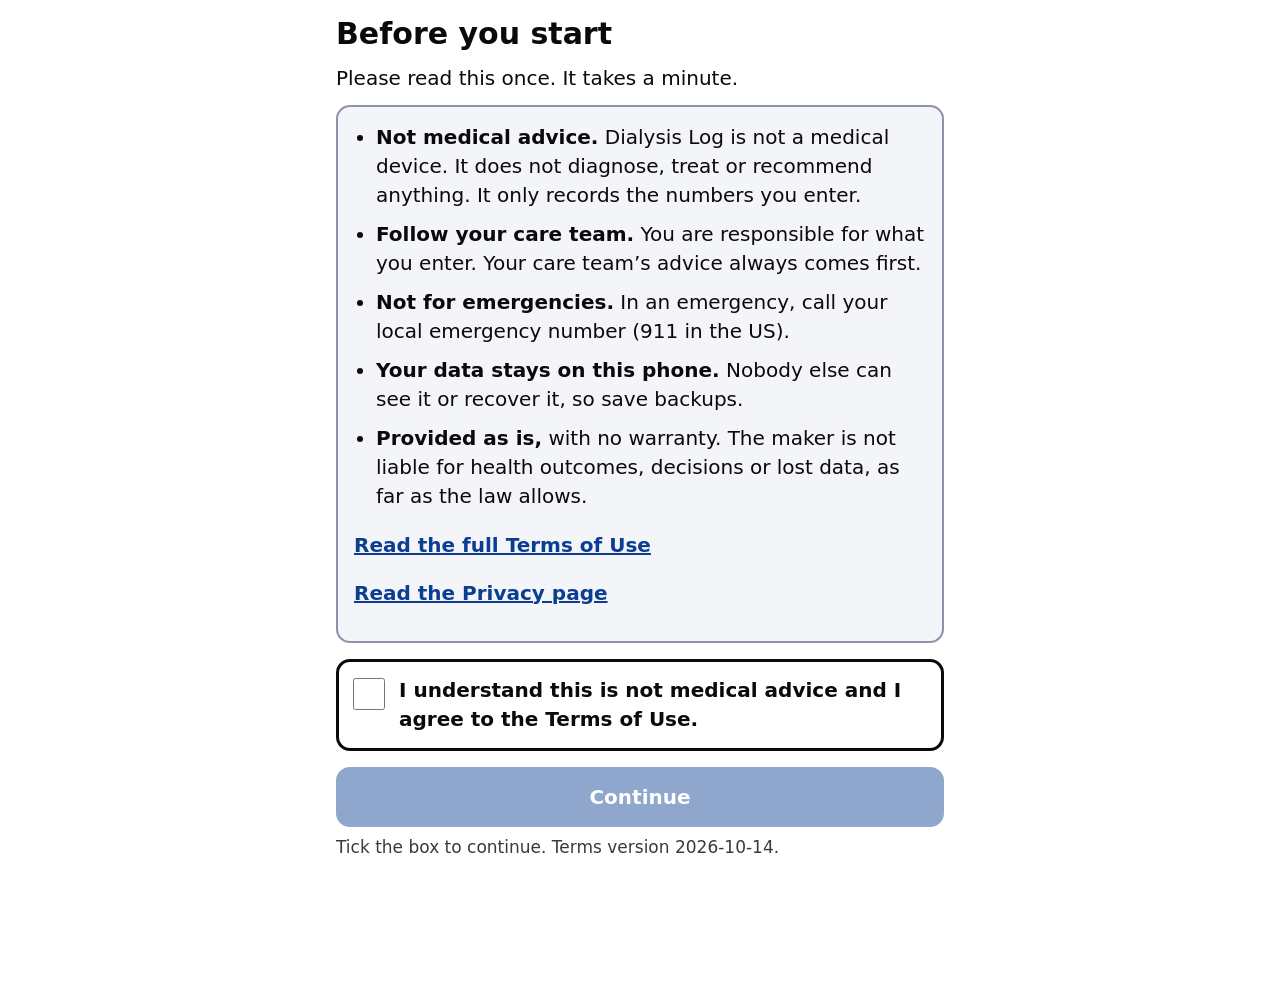
<file: index.html>
<!doctype html>
<html lang="en">
<head>
  <meta charset="utf-8">
  <meta name="google-site-verification" content="C36S3NdxatZGm9oPwU26CWhkYOS4hybE3b0kewSee00" />
  <meta name="viewport" content="width=device-width, initial-scale=1, viewport-fit=cover">
  <title>Dialysis Log – free dialysis & fluid tracker, no account, works offline</title>
  <meta name="description" content="Free, big-button tracker for dialysis sessions (pre/post weight, blood pressure, UF) and daily fluid against the limit your care team gave you. No account, no subscription, works offline, data stays on your phone. Not medical advice.">
  <link rel="canonical" href="https://pocketappstudio.github.io/dialysis/">
  <link rel="alternate" hreflang="en" href="https://pocketappstudio.github.io/dialysis/">
  <link rel="alternate" hreflang="es" href="https://pocketappstudio.github.io/dialysis/?lang=es">
  <link rel="alternate" hreflang="x-default" href="https://pocketappstudio.github.io/dialysis/">
  <meta property="og:type" content="website">
  <meta property="og:site_name" content="Dialysis Log">
  <meta property="og:title" content="Dialysis Log – free dialysis & fluid tracker">
  <meta property="og:description" content="No account. Works offline. Big buttons. Your data stays on your phone. Not medical advice.">
  <meta property="og:url" content="https://pocketappstudio.github.io/dialysis/">
  <meta property="og:image" content="https://pocketappstudio.github.io/dialysis/icons/og-1200x630.png">
  <meta property="og:image:width" content="1200">
  <meta property="og:image:height" content="630">
  <meta property="og:image:alt" content="Dialysis Log: free dialysis and fluid tracker. No account, works offline, big buttons. Not medical advice.">
  <meta name="twitter:card" content="summary_large_image">
  <meta name="twitter:title" content="Dialysis Log – free dialysis & fluid tracker">
  <meta name="twitter:description" content="No account. Works offline. Big buttons. Your data stays on your phone. Not medical advice.">
  <meta name="twitter:image" content="https://pocketappstudio.github.io/dialysis/icons/og-1200x630.png">
  <meta name="theme-color" content="#0B3D91">
  <meta name="apple-mobile-web-app-capable" content="yes">
  <meta name="mobile-web-app-capable" content="yes">
  <meta name="apple-mobile-web-app-title" content="Dialysis Log">
  <meta name="format-detection" content="telephone=no">
  <link rel="manifest" href="manifest.webmanifest">
  <link rel="icon" href="icons/icon.svg" type="image/svg+xml">
  <link rel="icon" href="icons/favicon-32.png" sizes="32x32" type="image/png">
  <link rel="apple-touch-icon" href="icons/apple-touch-icon.png">
  <link rel="stylesheet" href="styles.css">
</head>
<body>
  <a href="#main" class="skip">Skip to content</a>
  <div id="app"><main id="main" class="landing"><h1>Dialysis Log</h1>
<p>A free, simple tracker for people on dialysis and the people who help them. Log sessions (date, weight before and after, blood pressure, UF removed, notes) and drinks against the daily limit <b>you</b> enter.</p>
<ul><li>No account, no sign-up</li><li>Works offline after the first visit</li><li>Big buttons and large text</li><li>Your data stays on your phone; backup and spreadsheet export are free</li><li>No subscription. Optional Pro is a one-time $4.99</li></ul>
<p><b>Not medical advice.</b> It only records the numbers you enter. Always follow your care team.</p>
<p><a href="terms.html">Terms of Use</a> · <a href="privacy.html">Privacy</a> · <a href="log-sheet.html">Printable log sheet</a></p>
<p lang="es"><b>En español:</b> <a href="?lang=es" hreflang="es">Dialysis Log en español</a> · <a href="terms-es.html">Términos de uso</a> · <a href="privacy-es.html">Privacidad</a> · <a href="log-sheet-es.html">Hoja de registro para imprimir</a></p></main></div>
  <div id="sheet-root"></div>
  <div id="toast" role="status" aria-live="polite"></div>
  <noscript><p style="padding:24px;font-size:20px">Dialysis Log needs JavaScript turned on.</p></noscript>
  <script src="config.js"></script>
  <script src="i18n-es.js"></script>
  <script src="vendor/qrcode.js"></script>
  <script src="app.js"></script>
</body>
</html>
</file>
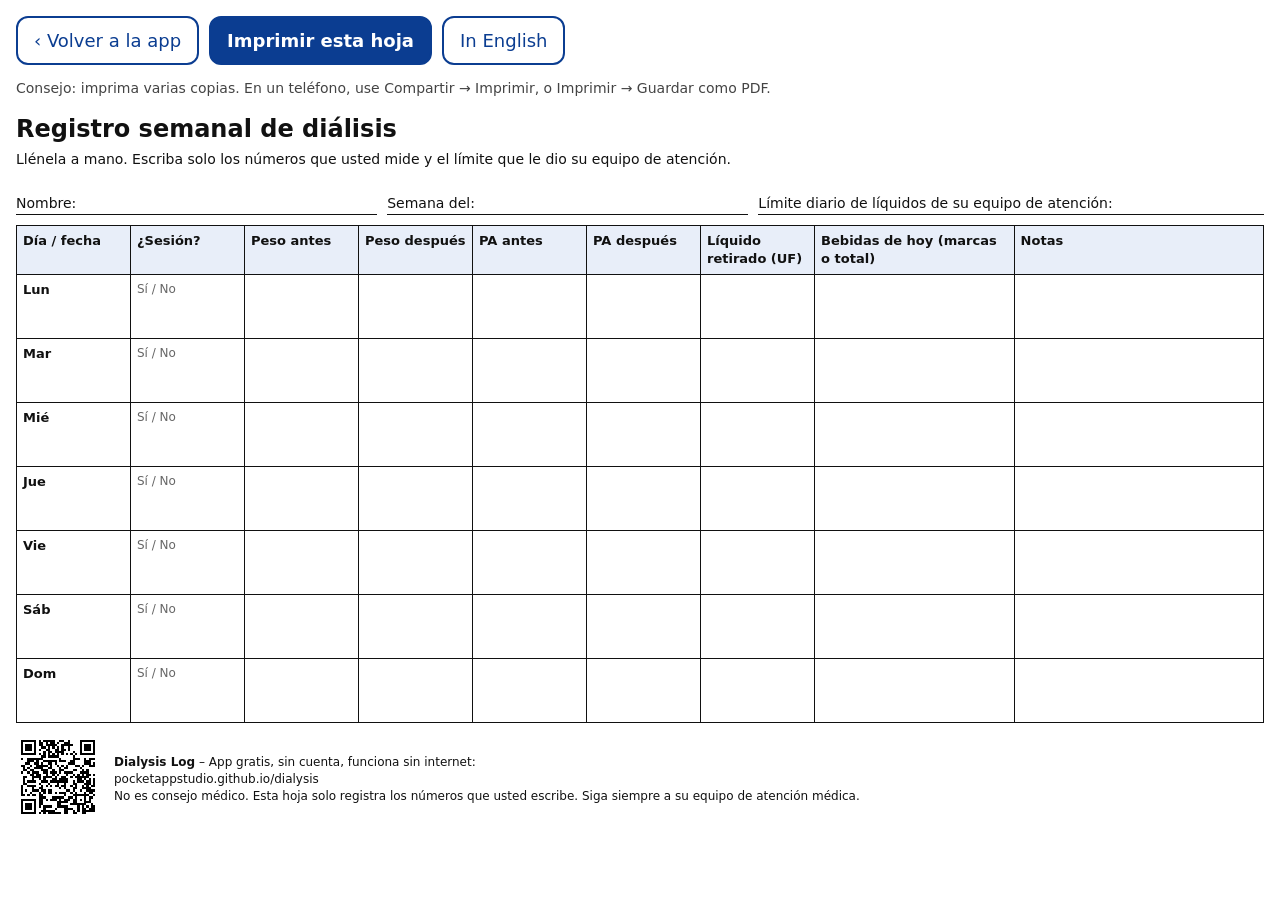
<file: log-sheet-es.html>
<!doctype html>
<html lang="es"><head><meta charset="utf-8"><meta name="viewport" content="width=device-width, initial-scale=1">
<title>Dialysis Log · Hoja semanal de registro para imprimir</title><meta name="description" content="Hoja semanal de registro de diálisis gratis para imprimir: peso antes y después, presión arterial, líquido retirado y bebidas del día. No es consejo médico.">
<link rel="canonical" href="https://pocketappstudio.github.io/dialysis/log-sheet-es.html">
<link rel="alternate" hreflang="en" href="https://pocketappstudio.github.io/dialysis/log-sheet.html"><link rel="alternate" hreflang="es" href="https://pocketappstudio.github.io/dialysis/log-sheet-es.html">
<meta name="theme-color" content="#0B3D91"><link rel="icon" href="icons/icon.svg" type="image/svg+xml">
<style>
*{box-sizing:border-box}body{font:16px/1.4 system-ui,-apple-system,Segoe UI,Roboto,sans-serif;color:#111;background:#fff;margin:0;padding:16px}
.bar{display:flex;flex-wrap:wrap;gap:10px;align-items:center;margin-bottom:12px}.bar a,.bar button{font:inherit;font-size:18px;min-height:48px;padding:10px 16px;border-radius:12px;border:2px solid #0B3D91;color:#0B3D91;background:#fff;text-decoration:none;cursor:pointer}.bar button{background:#0B3D91;color:#fff;font-weight:700}
h1{font-size:24px;margin:0 0 4px}.sub{margin:0 0 10px;font-size:14px}
.meta{display:grid;grid-template-columns:1fr 1fr 1.4fr;gap:10px;margin-bottom:10px;font-size:14px}.meta div{border-bottom:1.5px solid #111;padding-top:14px}
.wrap{overflow-x:auto}table{border-collapse:collapse;width:100%;min-width:760px;table-layout:fixed}th,td{border:1.5px solid #111;padding:6px;font-size:13px;vertical-align:top}thead th{background:#E8EEF9;text-align:left}
tbody th{text-align:left;width:9%}tbody td,tbody th{height:64px}td.yn{color:#666;font-size:12px;width:7%}th.notes{width:20%}th.drinks{width:16%}
.foot{display:flex;gap:14px;align-items:center;margin-top:12px;font-size:12px}.foot svg{width:84px;height:84px;flex:none}.tip{font-size:14px;color:#444}
a{color:#0B3D91}
@media print{@page{size:landscape;margin:10mm}body{padding:0}.noprint{display:none!important}.wrap{overflow:visible}table{min-width:0}thead th{-webkit-print-color-adjust:exact;print-color-adjust:exact}}
</style></head><body>
<div class="bar noprint"><a href="./">‹ Volver a la app</a><button type="button" id="print-btn" onclick="window.print()">Imprimir esta hoja</button><a href="log-sheet.html" lang="en" hreflang="en">In English</a></div>
<p class="tip noprint">Consejo: imprima varias copias. En un teléfono, use Compartir → Imprimir, o Imprimir → Guardar como PDF.</p>
<main id="sheet"><h1>Registro semanal de diálisis</h1><p class="sub">Llénela a mano. Escriba solo los números que usted mide y el límite que le dio su equipo de atención.</p>
<div class="meta"><div>Nombre:</div><div>Semana del:</div><div>Límite diario de líquidos de su equipo de atención:</div></div>
<div class="wrap"><table id="log-table"><thead><tr><th scope="col">Día / fecha</th><th scope="col">¿Sesión?</th><th scope="col">Peso antes</th><th scope="col">Peso después</th><th scope="col">PA antes</th><th scope="col">PA después</th><th scope="col">Líquido retirado (UF)</th><th scope="col" class="drinks">Bebidas de hoy (marcas o total)</th><th scope="col" class="notes">Notas</th></tr></thead><tbody><tr><th scope="row">Lun<span class="d"></span></th><td class="yn">Sí / No</td><td></td><td></td><td></td><td></td><td></td><td></td><td></td></tr><tr><th scope="row">Mar<span class="d"></span></th><td class="yn">Sí / No</td><td></td><td></td><td></td><td></td><td></td><td></td><td></td></tr><tr><th scope="row">Mié<span class="d"></span></th><td class="yn">Sí / No</td><td></td><td></td><td></td><td></td><td></td><td></td><td></td></tr><tr><th scope="row">Jue<span class="d"></span></th><td class="yn">Sí / No</td><td></td><td></td><td></td><td></td><td></td><td></td><td></td></tr><tr><th scope="row">Vie<span class="d"></span></th><td class="yn">Sí / No</td><td></td><td></td><td></td><td></td><td></td><td></td><td></td></tr><tr><th scope="row">Sáb<span class="d"></span></th><td class="yn">Sí / No</td><td></td><td></td><td></td><td></td><td></td><td></td><td></td></tr><tr><th scope="row">Dom<span class="d"></span></th><td class="yn">Sí / No</td><td></td><td></td><td></td><td></td><td></td><td></td><td></td></tr></tbody></table></div>
<div class="foot"><div id="qr" aria-label="Código QR que abre Dialysis Log" role="img"></div><div><b>Dialysis Log</b> – App gratis, sin cuenta, funciona sin internet:<br><span id="app-link">pocketappstudio.github.io/dialysis</span><br>No es consejo médico. Esta hoja solo registra los números que usted escribe. Siga siempre a su equipo de atención médica.</div></div>
</main>
<script src="vendor/qrcode.js"></script>
<script>(function(){try{var q=qrcode(0,'M');q.addData('https://pocketappstudio.github.io/dialysis/?ref=print');q.make();var n=q.getModuleCount(),m=2,d='';for(var r=0;r<n;r++)for(var c=0;c<n;c++)if(q.isDark(r,c))d+='M'+(c+m)+' '+(r+m)+'h1v1h-1z';document.getElementById('qr').innerHTML='<svg viewBox="0 0 '+(n+2*m)+' '+(n+2*m)+'" shape-rendering="crispEdges"><rect width="100%" height="100%" fill="#fff"/><path d="'+d+'" fill="#000"/></svg>';}catch(e){}
if('serviceWorker' in navigator&&location.protocol!=='file:')navigator.serviceWorker.register('sw.js').catch(function(){});})();</script>
</body></html>
</file>
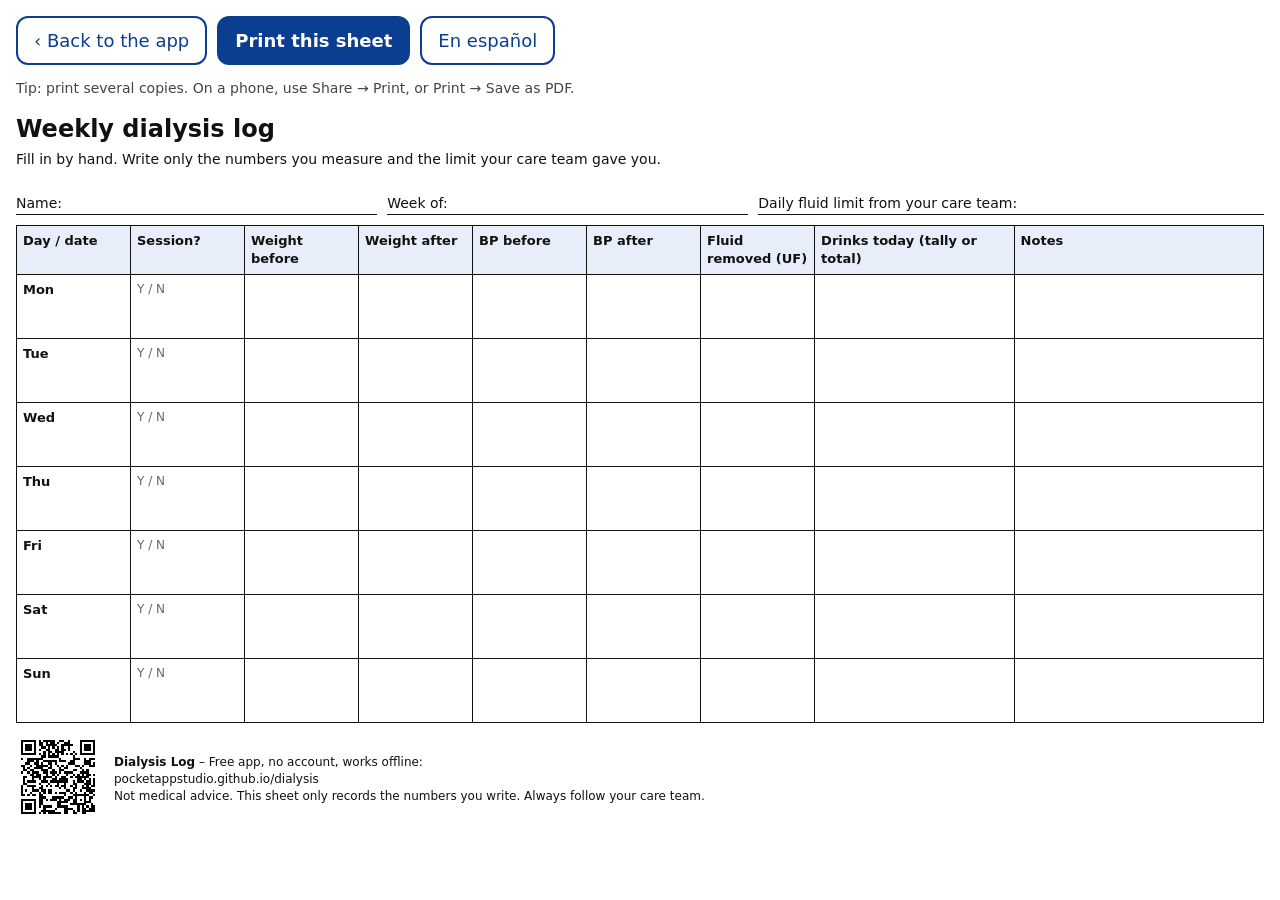
<file: log-sheet.html>
<!doctype html>
<html lang="en"><head><meta charset="utf-8"><meta name="viewport" content="width=device-width, initial-scale=1">
<title>Dialysis Log · Printable weekly log sheet</title><meta name="description" content="Free printable weekly dialysis log sheet: weight before and after, blood pressure, fluid removed and daily drinks. Not medical advice.">
<link rel="canonical" href="https://pocketappstudio.github.io/dialysis/log-sheet.html">
<link rel="alternate" hreflang="en" href="https://pocketappstudio.github.io/dialysis/log-sheet.html"><link rel="alternate" hreflang="es" href="https://pocketappstudio.github.io/dialysis/log-sheet-es.html">
<meta name="theme-color" content="#0B3D91"><link rel="icon" href="icons/icon.svg" type="image/svg+xml">
<style>
*{box-sizing:border-box}body{font:16px/1.4 system-ui,-apple-system,Segoe UI,Roboto,sans-serif;color:#111;background:#fff;margin:0;padding:16px}
.bar{display:flex;flex-wrap:wrap;gap:10px;align-items:center;margin-bottom:12px}.bar a,.bar button{font:inherit;font-size:18px;min-height:48px;padding:10px 16px;border-radius:12px;border:2px solid #0B3D91;color:#0B3D91;background:#fff;text-decoration:none;cursor:pointer}.bar button{background:#0B3D91;color:#fff;font-weight:700}
h1{font-size:24px;margin:0 0 4px}.sub{margin:0 0 10px;font-size:14px}
.meta{display:grid;grid-template-columns:1fr 1fr 1.4fr;gap:10px;margin-bottom:10px;font-size:14px}.meta div{border-bottom:1.5px solid #111;padding-top:14px}
.wrap{overflow-x:auto}table{border-collapse:collapse;width:100%;min-width:760px;table-layout:fixed}th,td{border:1.5px solid #111;padding:6px;font-size:13px;vertical-align:top}thead th{background:#E8EEF9;text-align:left}
tbody th{text-align:left;width:9%}tbody td,tbody th{height:64px}td.yn{color:#666;font-size:12px;width:7%}th.notes{width:20%}th.drinks{width:16%}
.foot{display:flex;gap:14px;align-items:center;margin-top:12px;font-size:12px}.foot svg{width:84px;height:84px;flex:none}.tip{font-size:14px;color:#444}
a{color:#0B3D91}
@media print{@page{size:landscape;margin:10mm}body{padding:0}.noprint{display:none!important}.wrap{overflow:visible}table{min-width:0}thead th{-webkit-print-color-adjust:exact;print-color-adjust:exact}}
</style></head><body>
<div class="bar noprint"><a href="./">‹ Back to the app</a><button type="button" id="print-btn" onclick="window.print()">Print this sheet</button><a href="log-sheet-es.html" lang="es" hreflang="es">En español</a></div>
<p class="tip noprint">Tip: print several copies. On a phone, use Share → Print, or Print → Save as PDF.</p>
<main id="sheet"><h1>Weekly dialysis log</h1><p class="sub">Fill in by hand. Write only the numbers you measure and the limit your care team gave you.</p>
<div class="meta"><div>Name:</div><div>Week of:</div><div>Daily fluid limit from your care team:</div></div>
<div class="wrap"><table id="log-table"><thead><tr><th scope="col">Day / date</th><th scope="col">Session?</th><th scope="col">Weight before</th><th scope="col">Weight after</th><th scope="col">BP before</th><th scope="col">BP after</th><th scope="col">Fluid removed (UF)</th><th scope="col" class="drinks">Drinks today (tally or total)</th><th scope="col" class="notes">Notes</th></tr></thead><tbody><tr><th scope="row">Mon<span class="d"></span></th><td class="yn">Y / N</td><td></td><td></td><td></td><td></td><td></td><td></td><td></td></tr><tr><th scope="row">Tue<span class="d"></span></th><td class="yn">Y / N</td><td></td><td></td><td></td><td></td><td></td><td></td><td></td></tr><tr><th scope="row">Wed<span class="d"></span></th><td class="yn">Y / N</td><td></td><td></td><td></td><td></td><td></td><td></td><td></td></tr><tr><th scope="row">Thu<span class="d"></span></th><td class="yn">Y / N</td><td></td><td></td><td></td><td></td><td></td><td></td><td></td></tr><tr><th scope="row">Fri<span class="d"></span></th><td class="yn">Y / N</td><td></td><td></td><td></td><td></td><td></td><td></td><td></td></tr><tr><th scope="row">Sat<span class="d"></span></th><td class="yn">Y / N</td><td></td><td></td><td></td><td></td><td></td><td></td><td></td></tr><tr><th scope="row">Sun<span class="d"></span></th><td class="yn">Y / N</td><td></td><td></td><td></td><td></td><td></td><td></td><td></td></tr></tbody></table></div>
<div class="foot"><div id="qr" aria-label="QR code that opens Dialysis Log" role="img"></div><div><b>Dialysis Log</b> – Free app, no account, works offline:<br><span id="app-link">pocketappstudio.github.io/dialysis</span><br>Not medical advice. This sheet only records the numbers you write. Always follow your care team.</div></div>
</main>
<script src="vendor/qrcode.js"></script>
<script>(function(){try{var q=qrcode(0,'M');q.addData('https://pocketappstudio.github.io/dialysis/?ref=print');q.make();var n=q.getModuleCount(),m=2,d='';for(var r=0;r<n;r++)for(var c=0;c<n;c++)if(q.isDark(r,c))d+='M'+(c+m)+' '+(r+m)+'h1v1h-1z';document.getElementById('qr').innerHTML='<svg viewBox="0 0 '+(n+2*m)+' '+(n+2*m)+'" shape-rendering="crispEdges"><rect width="100%" height="100%" fill="#fff"/><path d="'+d+'" fill="#000"/></svg>';}catch(e){}
if('serviceWorker' in navigator&&location.protocol!=='file:')navigator.serviceWorker.register('sw.js').catch(function(){});})();</script>
</body></html>
</file>
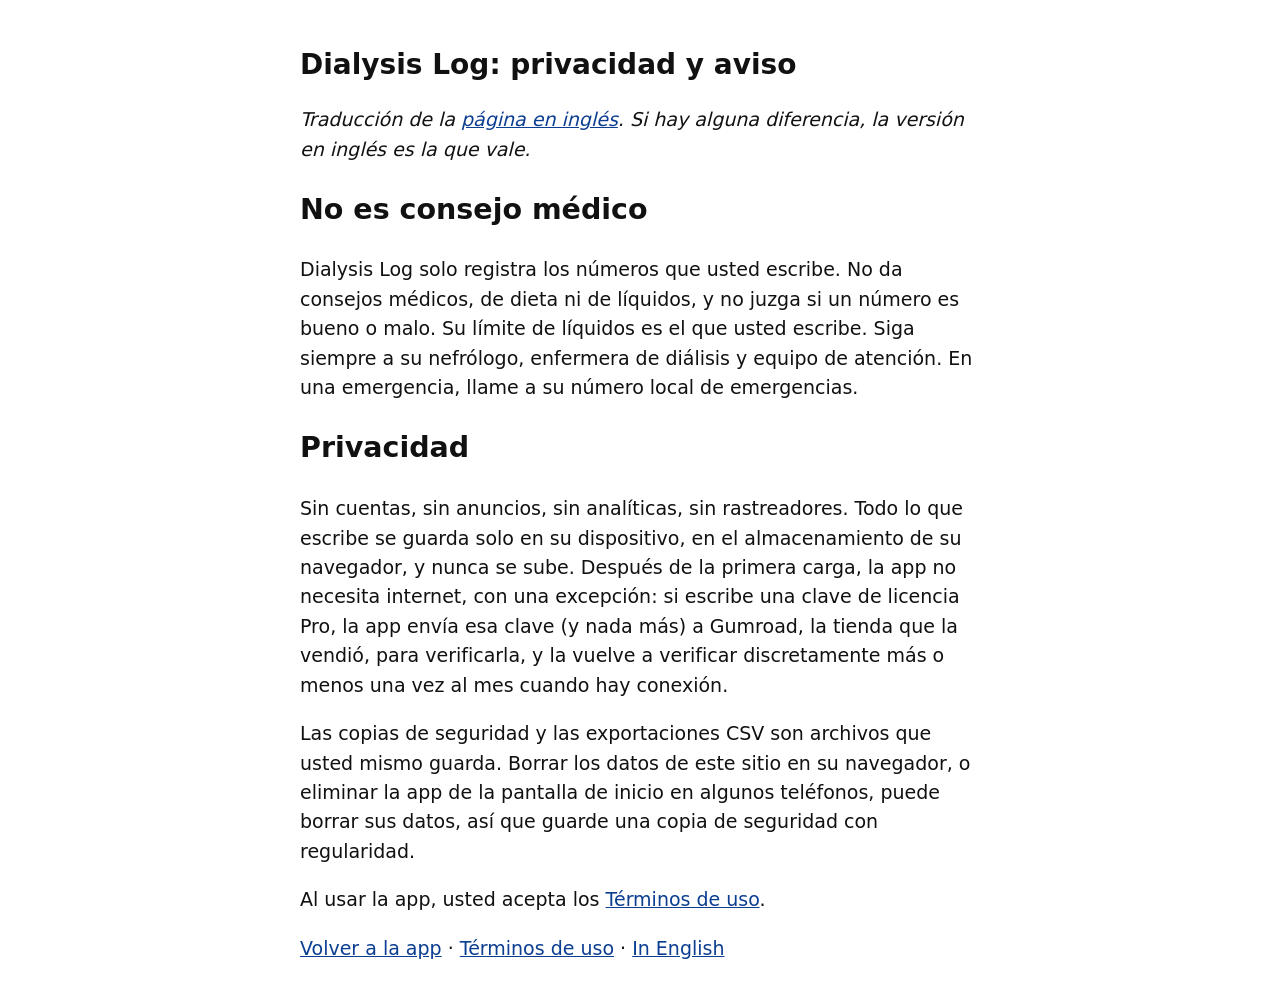
<file: privacy-es.html>
<!doctype html><html lang="es"><head><meta charset="utf-8"><meta name="viewport" content="width=device-width, initial-scale=1"><title>Dialysis Log · Privacidad y aviso</title>
<link rel="alternate" hreflang="es" href="https://pocketappstudio.github.io/dialysis/privacy.html"><link rel="alternate" hreflang="es" href="https://pocketappstudio.github.io/dialysis/privacy-es.html">
<style>body{font:19px/1.55 system-ui,-apple-system,Segoe UI,Roboto,sans-serif;color:#111;max-width:680px;margin:0 auto;padding:24px}h1{font-size:28px}a{color:#0B3D91}</style></head>
<body><h1>Dialysis Log: privacidad y aviso</h1>
<p><i>Traducción de la <a href="privacy.html" lang="en" hreflang="en">página en inglés</a>. Si hay alguna diferencia, la versión en inglés es la que vale.</i></p>
<h2>No es consejo médico</h2>
<p>Dialysis Log solo registra los números que usted escribe. No da consejos médicos, de dieta ni de líquidos, y no juzga si un número es bueno o malo. Su límite de líquidos es el que usted escribe. Siga siempre a su nefrólogo, enfermera de diálisis y equipo de atención. En una emergencia, llame a su número local de emergencias.</p>
<h2>Privacidad</h2>
<p>Sin cuentas, sin anuncios, sin analíticas, sin rastreadores. Todo lo que escribe se guarda solo en su dispositivo, en el almacenamiento de su navegador, y nunca se sube. Después de la primera carga, la app no necesita internet, con una excepción: si escribe una clave de licencia Pro, la app envía esa clave (y nada más) a Gumroad, la tienda que la vendió, para verificarla, y la vuelve a verificar discretamente más o menos una vez al mes cuando hay conexión.</p>
<p>Las copias de seguridad y las exportaciones CSV son archivos que usted mismo guarda. Borrar los datos de este sitio en su navegador, o eliminar la app de la pantalla de inicio en algunos teléfonos, puede borrar sus datos, así que guarde una copia de seguridad con regularidad.</p>
<p>Al usar la app, usted acepta los <a href="terms-es.html">Términos de uso</a>.</p>
<p><a href="./">Volver a la app</a> · <a href="terms-es.html">Términos de uso</a> · <a href="privacy.html" lang="en" hreflang="en">In English</a></p></body></html>
</file>
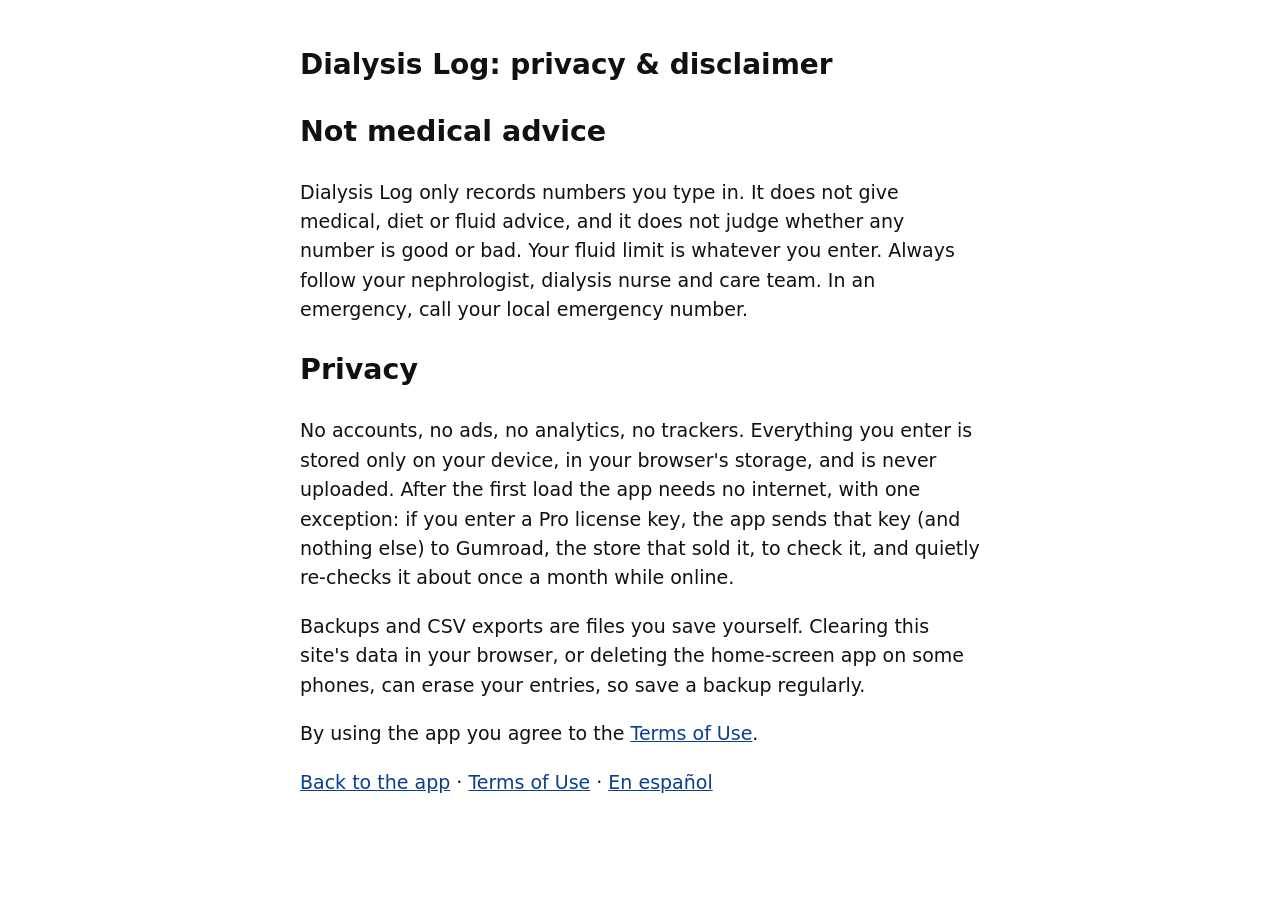
<file: privacy.html>
<!doctype html><html lang="en"><head><meta charset="utf-8"><meta name="viewport" content="width=device-width, initial-scale=1"><title>Dialysis Log · Privacy & disclaimer</title>
<link rel="alternate" hreflang="en" href="https://pocketappstudio.github.io/dialysis/privacy.html"><link rel="alternate" hreflang="es" href="https://pocketappstudio.github.io/dialysis/privacy-es.html">
<style>body{font:19px/1.55 system-ui,-apple-system,Segoe UI,Roboto,sans-serif;color:#111;max-width:680px;margin:0 auto;padding:24px}h1{font-size:28px}a{color:#0B3D91}</style></head>
<body><h1>Dialysis Log: privacy &amp; disclaimer</h1>
<h2>Not medical advice</h2>
<p>Dialysis Log only records numbers you type in. It does not give medical, diet or fluid advice, and it does not judge whether any number is good or bad. Your fluid limit is whatever you enter. Always follow your nephrologist, dialysis nurse and care team. In an emergency, call your local emergency number.</p>
<h2>Privacy</h2>
<p>No accounts, no ads, no analytics, no trackers. Everything you enter is stored only on your device, in your browser's storage, and is never uploaded. After the first load the app needs no internet, with one exception: if you enter a Pro license key, the app sends that key (and nothing else) to Gumroad, the store that sold it, to check it, and quietly re-checks it about once a month while online.</p>
<p>Backups and CSV exports are files you save yourself. Clearing this site's data in your browser, or deleting the home-screen app on some phones, can erase your entries, so save a backup regularly.</p>
<p>By using the app you agree to the <a href="terms.html">Terms of Use</a>.</p>
<p><a href="./">Back to the app</a> · <a href="terms.html">Terms of Use</a> · <a href="privacy-es.html" lang="es" hreflang="es">En español</a></p></body></html>
</file>
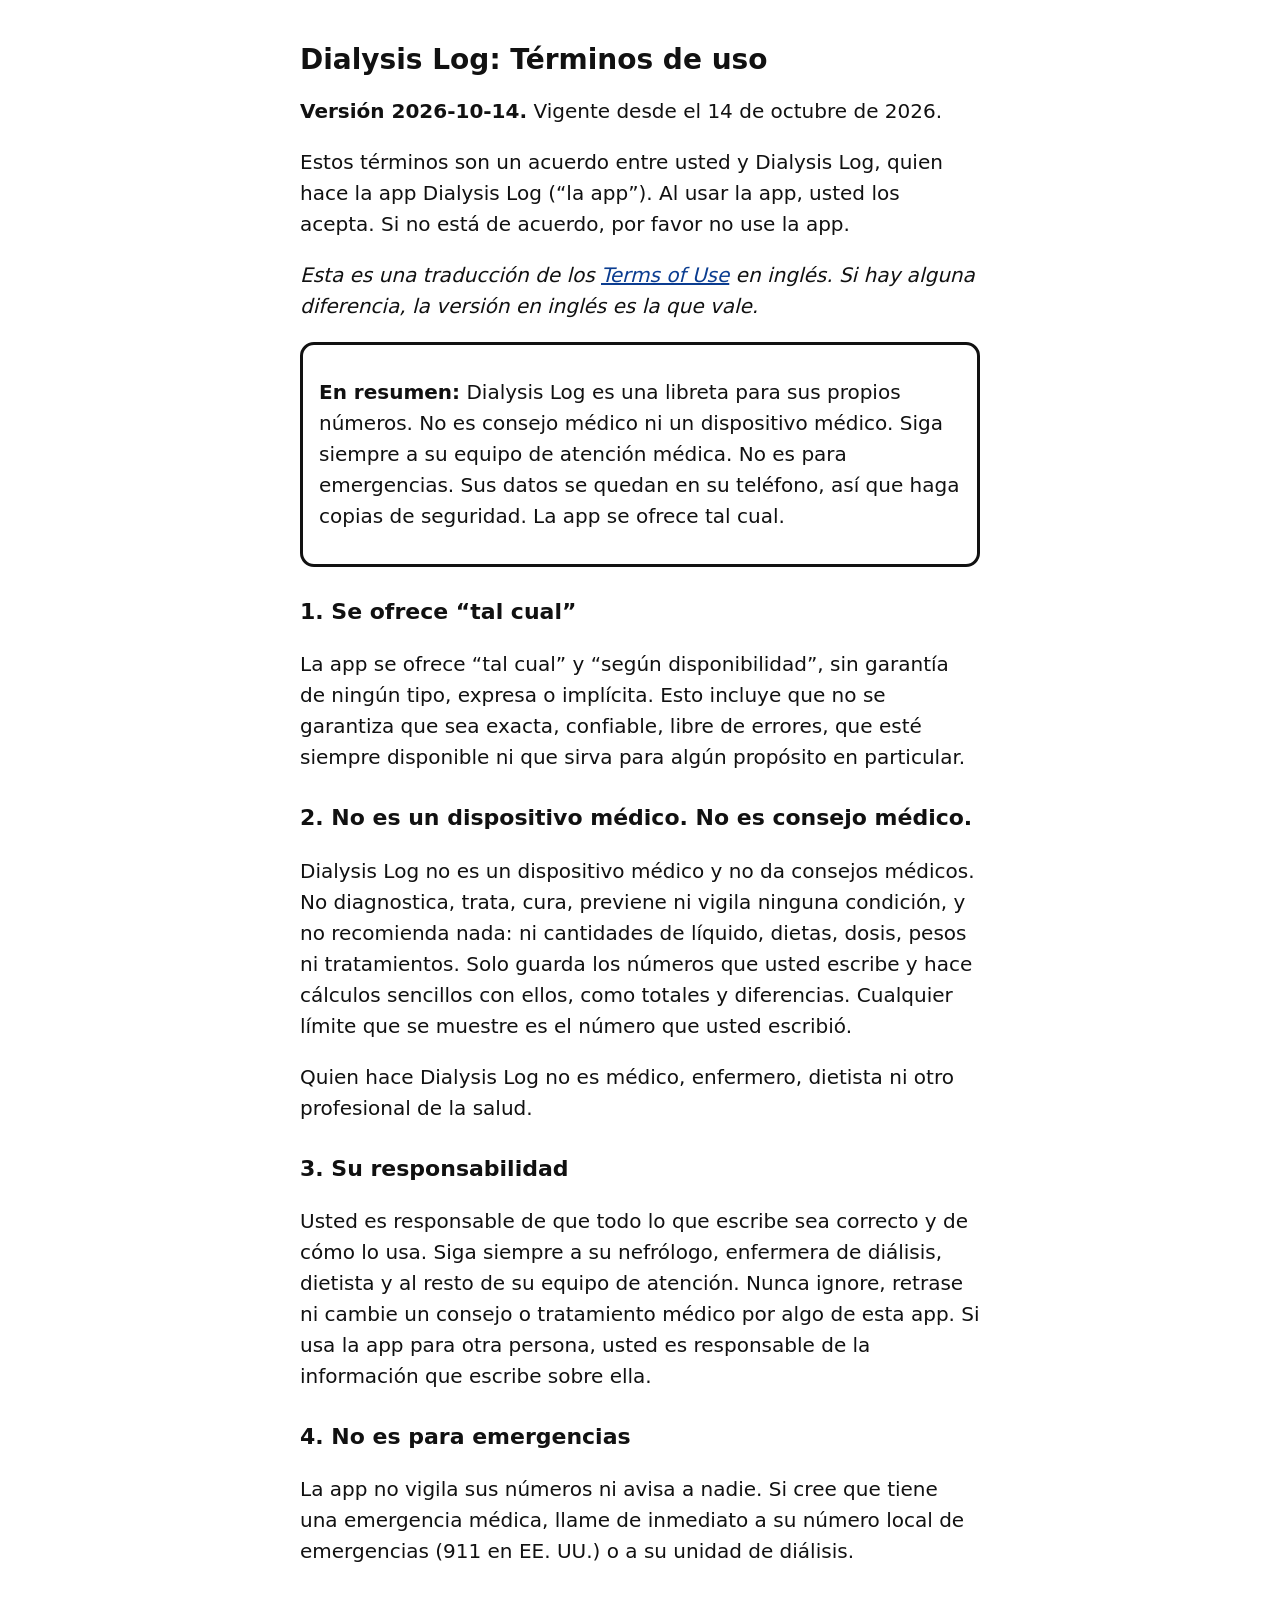
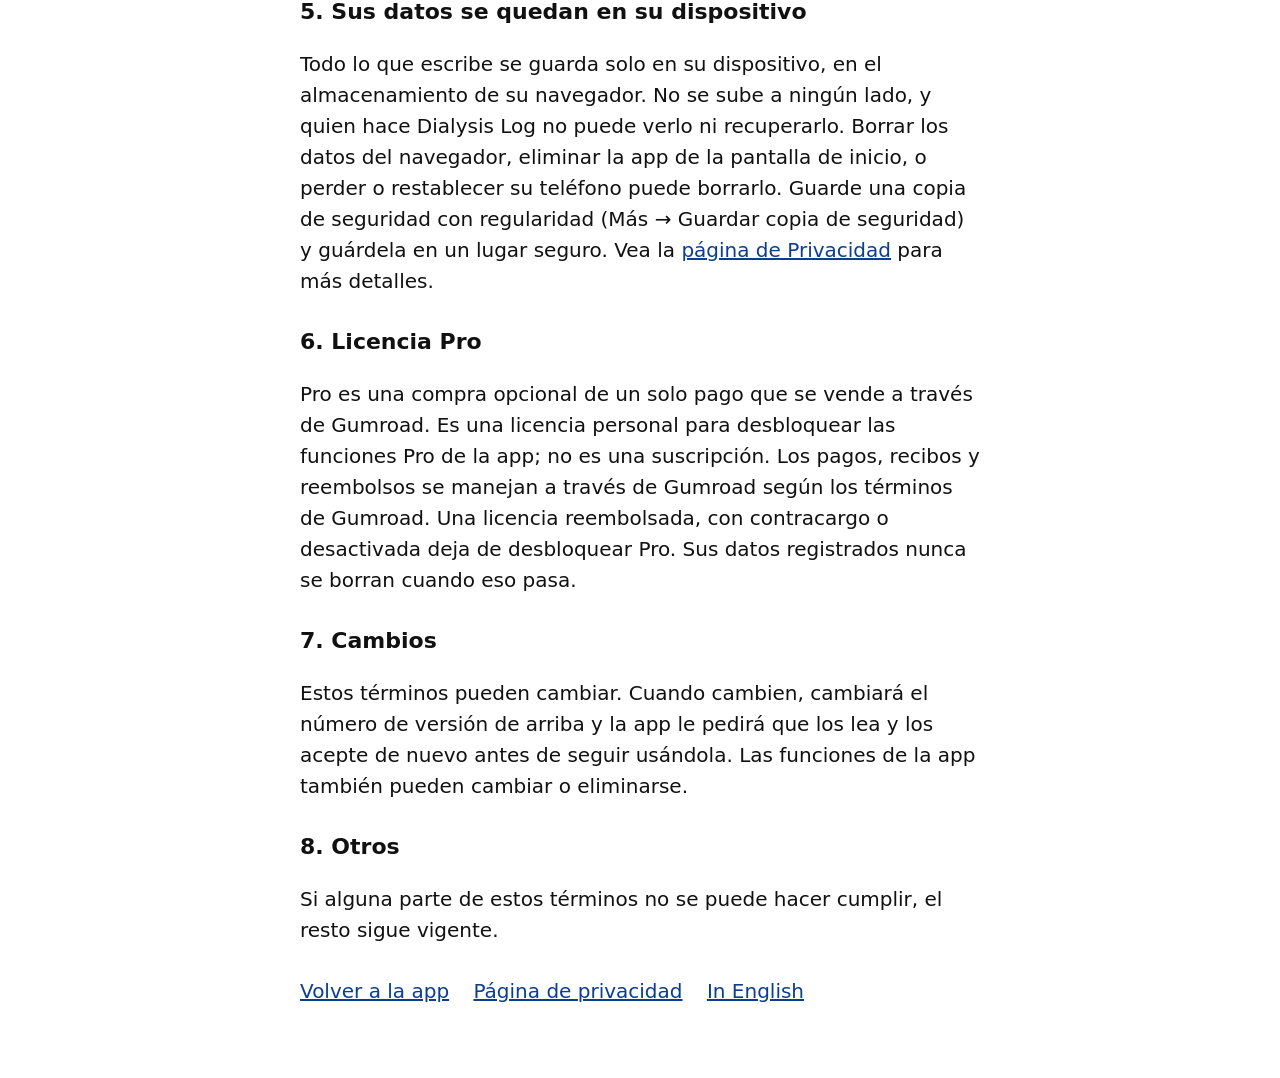
<file: terms-es.html>
<!doctype html><html lang="es"><head><meta charset="utf-8"><meta name="viewport" content="width=device-width, initial-scale=1"><title>Dialysis Log · Términos de uso</title>
<link rel="alternate" hreflang="es" href="https://pocketappstudio.github.io/dialysis/terms.html"><link rel="alternate" hreflang="es" href="https://pocketappstudio.github.io/dialysis/terms-es.html">
<meta name="theme-color" content="#0B3D91">
<style>body{font:20px/1.55 system-ui,-apple-system,Segoe UI,Roboto,sans-serif;color:#111;background:#fff;max-width:680px;margin:0 auto;padding:24px}h1{font-size:28px;line-height:1.2}h2{font-size:22px;margin-top:28px}a{color:#0B3D91}a:focus-visible{outline:4px solid #FFB000;outline-offset:2px}.box{border:3px solid #111;border-radius:14px;padding:12px 16px}.nav a{display:inline-block;min-height:48px;padding:10px 0;margin-right:18px}@media (prefers-color-scheme:dark){body{background:#000;color:#fff}.box{border-color:#fff}a{color:#7FB2FF}}</style></head>
<body><h1>Dialysis Log: Términos de uso</h1>
<p><b>Versión 2026-10-14.</b> Vigente desde el 14 de octubre de 2026.</p>
<p>Estos términos son un acuerdo entre usted y Dialysis Log, quien hace la app Dialysis Log (“la app”). Al usar la app, usted los acepta. Si no está de acuerdo, por favor no use la app.</p>
<p class="small"><i>Esta es una traducción de los <a href="terms.html" lang="en" hreflang="en">Terms of Use</a> en inglés. Si hay alguna diferencia, la versión en inglés es la que vale.</i></p>

<div class="box" role="note"><p><b>En resumen:</b> Dialysis Log es una libreta para sus propios números. No es consejo médico ni un dispositivo médico. Siga siempre a su equipo de atención médica. No es para emergencias. Sus datos se quedan en su teléfono, así que haga copias de seguridad. La app se ofrece tal cual.</p></div>

<h2 id="as-is">1. Se ofrece “tal cual”</h2>
<p>La app se ofrece “tal cual” y “según disponibilidad”, sin garantía de ningún tipo, expresa o implícita. Esto incluye que no se garantiza que sea exacta, confiable, libre de errores, que esté siempre disponible ni que sirva para algún propósito en particular.</p>

<h2 id="not-medical">2. No es un dispositivo médico. No es consejo médico.</h2>
<p>Dialysis Log no es un dispositivo médico y no da consejos médicos. No diagnostica, trata, cura, previene ni vigila ninguna condición, y no recomienda nada: ni cantidades de líquido, dietas, dosis, pesos ni tratamientos. Solo guarda los números que usted escribe y hace cálculos sencillos con ellos, como totales y diferencias. Cualquier límite que se muestre es el número que usted escribió.</p>
<p>Quien hace Dialysis Log no es médico, enfermero, dietista ni otro profesional de la salud.</p>

<h2 id="your-part">3. Su responsabilidad</h2>
<p>Usted es responsable de que todo lo que escribe sea correcto y de cómo lo usa. Siga siempre a su nefrólogo, enfermera de diálisis, dietista y al resto de su equipo de atención. Nunca ignore, retrase ni cambie un consejo o tratamiento médico por algo de esta app. Si usa la app para otra persona, usted es responsable de la información que escribe sobre ella.</p>

<h2 id="emergency">4. No es para emergencias</h2>
<p>La app no vigila sus números ni avisa a nadie. Si cree que tiene una emergencia médica, llame de inmediato a su número local de emergencias (911 en EE. UU.) o a su unidad de diálisis.</p>

<h2 id="data">5. Sus datos se quedan en su dispositivo</h2>
<p>Todo lo que escribe se guarda solo en su dispositivo, en el almacenamiento de su navegador. No se sube a ningún lado, y quien hace Dialysis Log no puede verlo ni recuperarlo. Borrar los datos del navegador, eliminar la app de la pantalla de inicio, o perder o restablecer su teléfono puede borrarlo. Guarde una copia de seguridad con regularidad (Más → Guardar copia de seguridad) y guárdela en un lugar seguro. Vea la <a href="privacy-es.html">página de Privacidad</a> para más detalles.</p>

<h2 id="pro">6. Licencia Pro</h2>
<p>Pro es una compra opcional de un solo pago que se vende a través de Gumroad. Es una licencia personal para desbloquear las funciones Pro de la app; no es una suscripción. Los pagos, recibos y reembolsos se manejan a través de Gumroad según los términos de Gumroad. Una licencia reembolsada, con contracargo o desactivada deja de desbloquear Pro. Sus datos registrados nunca se borran cuando eso pasa.</p>

<h2 id="changes">7. Cambios</h2>
<p>Estos términos pueden cambiar. Cuando cambien, cambiará el número de versión de arriba y la app le pedirá que los lea y los acepte de nuevo antes de seguir usándola. Las funciones de la app también pueden cambiar o eliminarse.</p>

<h2 id="other">8. Otros</h2>
<p>Si alguna parte de estos términos no se puede hacer cumplir, el resto sigue vigente.</p>

<p class="nav"><a href="./">Volver a la app</a> <a href="privacy-es.html">Página de privacidad</a> <a href="terms.html" lang="en" hreflang="en">In English</a></p>
</body></html>
</file>
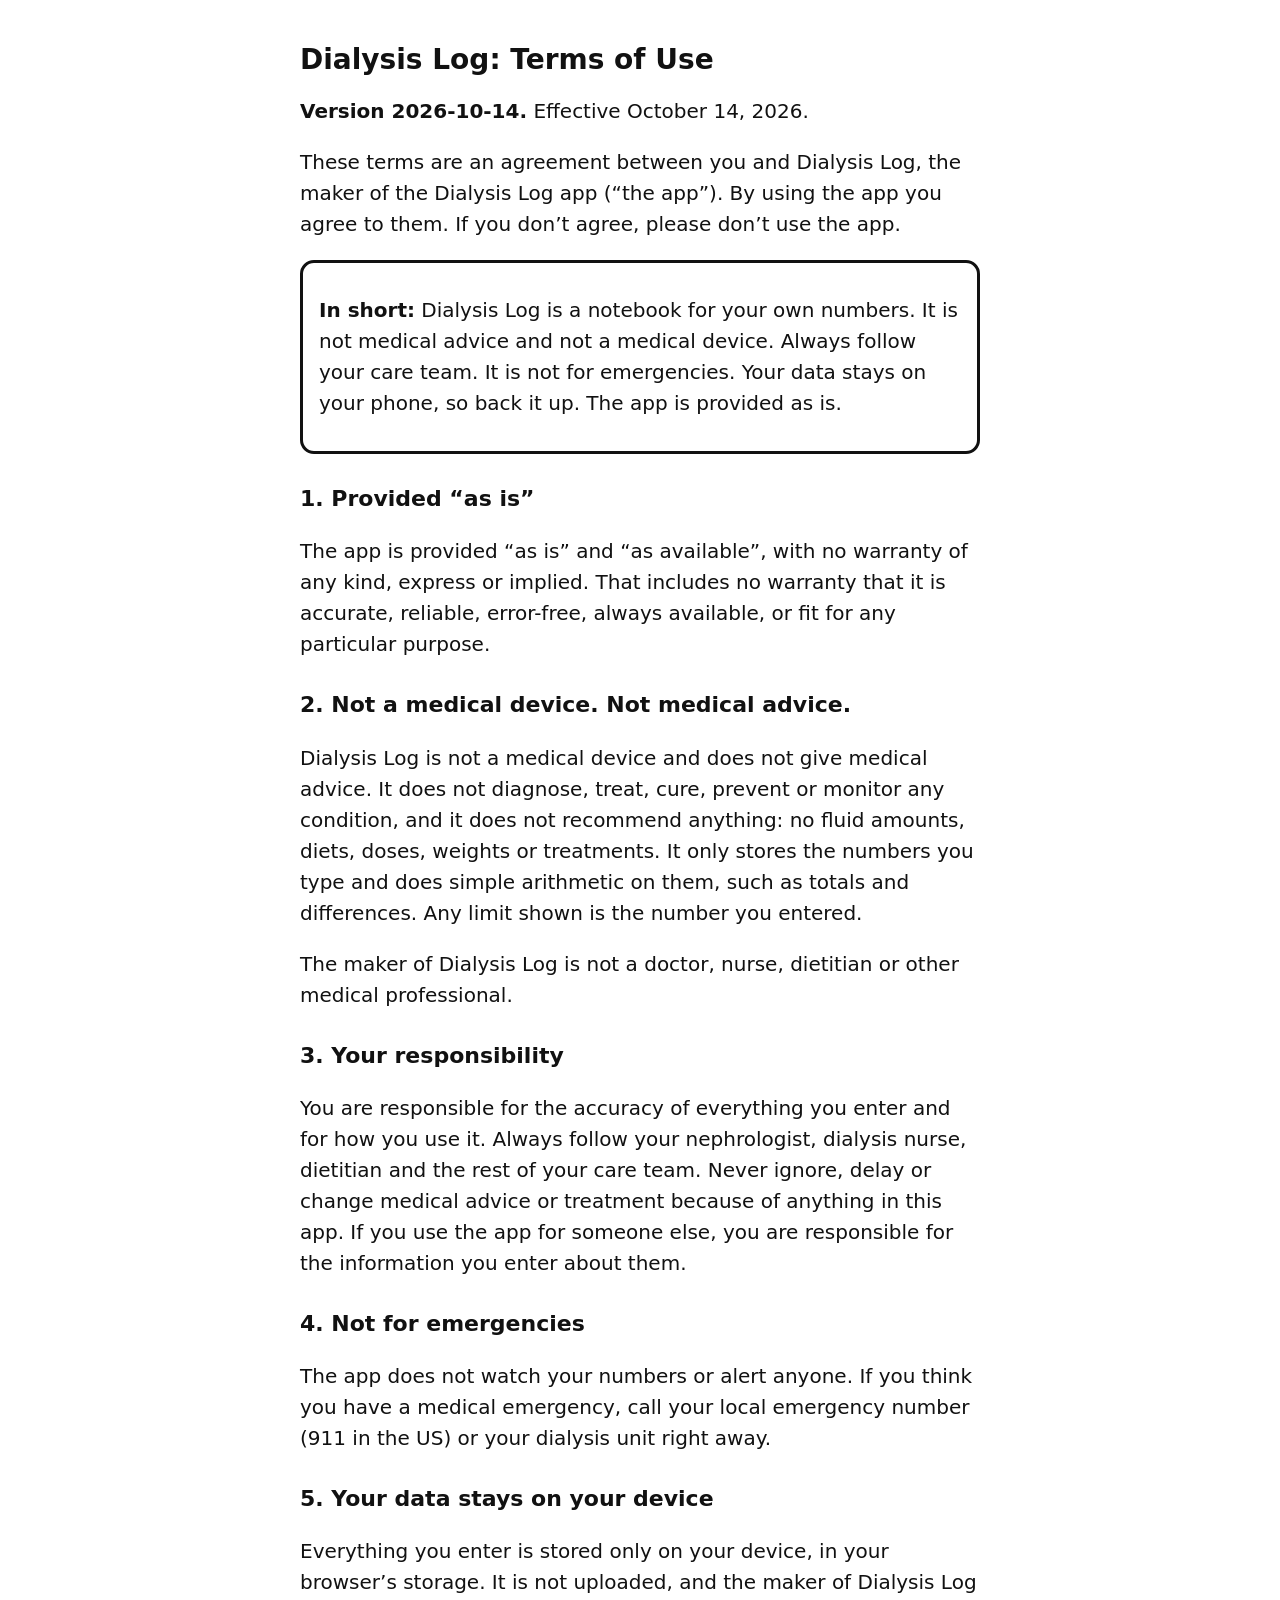
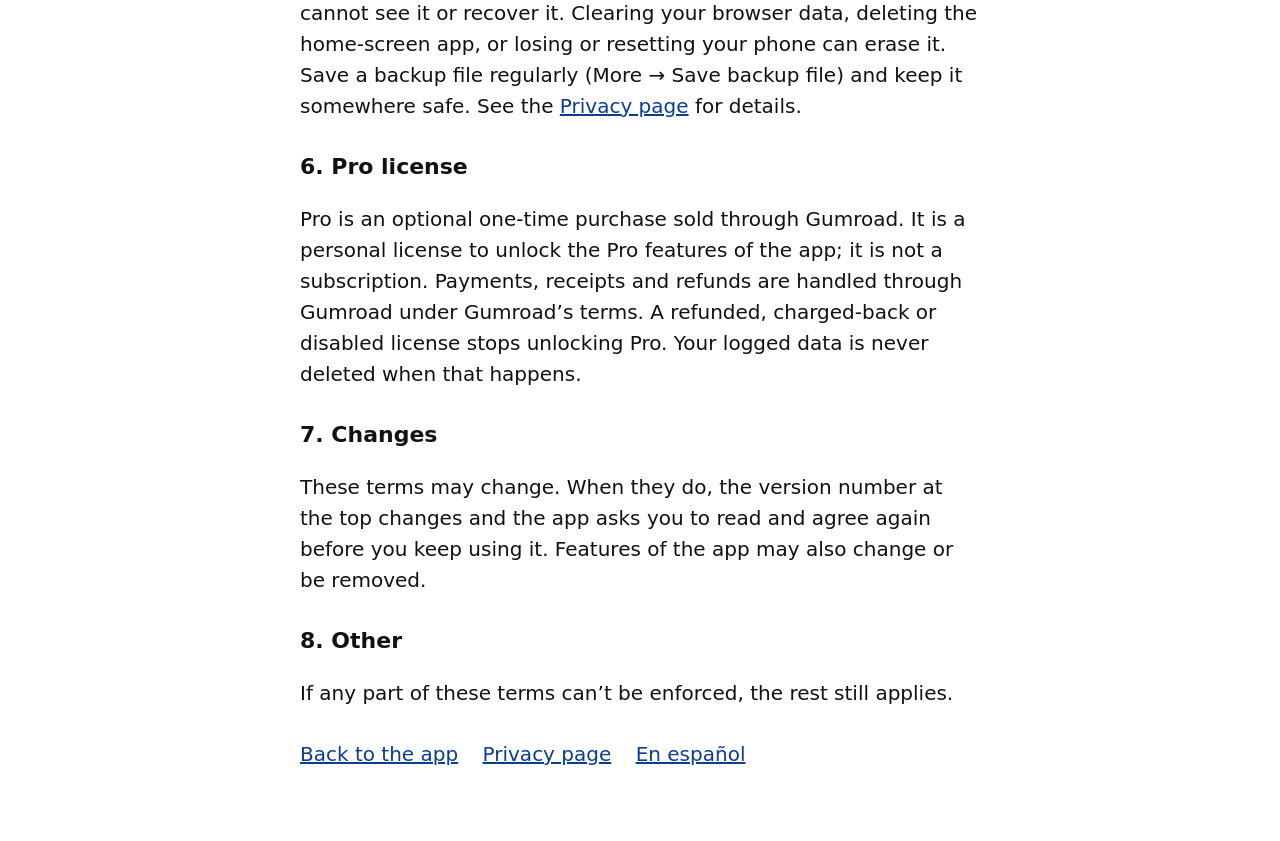
<file: terms.html>
<!doctype html><html lang="en"><head><meta charset="utf-8"><meta name="viewport" content="width=device-width, initial-scale=1"><title>Dialysis Log · Terms of Use</title>
<link rel="alternate" hreflang="en" href="https://pocketappstudio.github.io/dialysis/terms.html"><link rel="alternate" hreflang="es" href="https://pocketappstudio.github.io/dialysis/terms-es.html">
<meta name="theme-color" content="#0B3D91">
<style>body{font:20px/1.55 system-ui,-apple-system,Segoe UI,Roboto,sans-serif;color:#111;background:#fff;max-width:680px;margin:0 auto;padding:24px}h1{font-size:28px;line-height:1.2}h2{font-size:22px;margin-top:28px}a{color:#0B3D91}a:focus-visible{outline:4px solid #FFB000;outline-offset:2px}.box{border:3px solid #111;border-radius:14px;padding:12px 16px}.nav a{display:inline-block;min-height:48px;padding:10px 0;margin-right:18px}@media (prefers-color-scheme:dark){body{background:#000;color:#fff}.box{border-color:#fff}a{color:#7FB2FF}}</style></head>
<body><h1>Dialysis Log: Terms of Use</h1>
<p><b>Version 2026-10-14.</b> Effective October 14, 2026.</p>
<p>These terms are an agreement between you and Dialysis Log, the maker of the Dialysis Log app (“the app”). By using the app you agree to them. If you don’t agree, please don’t use the app.</p>

<div class="box" role="note"><p><b>In short:</b> Dialysis Log is a notebook for your own numbers. It is not medical advice and not a medical device. Always follow your care team. It is not for emergencies. Your data stays on your phone, so back it up. The app is provided as is.</p></div>

<h2 id="as-is">1. Provided “as is”</h2>
<p>The app is provided “as is” and “as available”, with no warranty of any kind, express or implied. That includes no warranty that it is accurate, reliable, error-free, always available, or fit for any particular purpose.</p>

<h2 id="not-medical">2. Not a medical device. Not medical advice.</h2>
<p>Dialysis Log is not a medical device and does not give medical advice. It does not diagnose, treat, cure, prevent or monitor any condition, and it does not recommend anything: no fluid amounts, diets, doses, weights or treatments. It only stores the numbers you type and does simple arithmetic on them, such as totals and differences. Any limit shown is the number you entered.</p>
<p>The maker of Dialysis Log is not a doctor, nurse, dietitian or other medical professional.</p>

<h2 id="your-part">3. Your responsibility</h2>
<p>You are responsible for the accuracy of everything you enter and for how you use it. Always follow your nephrologist, dialysis nurse, dietitian and the rest of your care team. Never ignore, delay or change medical advice or treatment because of anything in this app. If you use the app for someone else, you are responsible for the information you enter about them.</p>

<h2 id="emergency">4. Not for emergencies</h2>
<p>The app does not watch your numbers or alert anyone. If you think you have a medical emergency, call your local emergency number (911 in the US) or your dialysis unit right away.</p>

<h2 id="data">5. Your data stays on your device</h2>
<p>Everything you enter is stored only on your device, in your browser’s storage. It is not uploaded, and the maker of Dialysis Log cannot see it or recover it. Clearing your browser data, deleting the home-screen app, or losing or resetting your phone can erase it. Save a backup file regularly (More → Save backup file) and keep it somewhere safe. See the <a href="privacy.html">Privacy page</a> for details.</p>

<h2 id="pro">6. Pro license</h2>
<p>Pro is an optional one-time purchase sold through Gumroad. It is a personal license to unlock the Pro features of the app; it is not a subscription. Payments, receipts and refunds are handled through Gumroad under Gumroad’s terms. A refunded, charged-back or disabled license stops unlocking Pro. Your logged data is never deleted when that happens.</p>

<h2 id="changes">7. Changes</h2>
<p>These terms may change. When they do, the version number at the top changes and the app asks you to read and agree again before you keep using it. Features of the app may also change or be removed.</p>

<h2 id="other">8. Other</h2>
<p>If any part of these terms can’t be enforced, the rest still applies.</p>

<p class="nav"><a href="./">Back to the app</a> <a href="privacy.html">Privacy page</a> <a href="terms-es.html" lang="es" hreflang="es">En español</a></p>
</body></html>
</file>
<file: styles.css>
:root{--fg:#0A0A0A;--muted:#3A3A3A;--bg:#FFFFFF;--card:#F3F5F9;--line:#8A94A6;--pri:#0B3D91;--pri-fg:#FFFFFF;--ok:#0B6B2E;--warn:#8A3B00;--danger:#A10000;--fs:20px;--focus:#FFB000}
html.xl{--fs:24px}
html.dark{--fg:#FFFFFF;--muted:#E0E0E0;--bg:#000000;--card:#16181D;--line:#9AA3B5;--pri:#7FB2FF;--pri-fg:#000000;--ok:#6BE08F;--warn:#FFB86B;--danger:#FF7A7A}
*{box-sizing:border-box}
html,body{margin:0;background:var(--bg);color:var(--fg)}
body{font:var(--fs)/1.45 system-ui,-apple-system,"Segoe UI",Roboto,Arial,sans-serif;-webkit-text-size-adjust:100%;padding-bottom:calc(96px + env(safe-area-inset-bottom))}
.skip{position:absolute;left:-9999px}.skip:focus{left:8px;top:8px;background:var(--bg);padding:8px;z-index:99}
main{max-width:640px;margin:0 auto;padding:16px 16px 24px;padding-top:calc(12px + env(safe-area-inset-top))}
h1{font-size:1.5em;margin:4px 0 12px;line-height:1.2}h2{font-size:1.25em;margin:18px 0 8px}h3{font-size:1.1em;margin:0 0 8px}
p{margin:8px 0}.muted{color:var(--muted)}.small{font-size:.85em}
a{color:var(--pri)}
:focus-visible{outline:4px solid var(--focus);outline-offset:2px}
.card{background:var(--card);border:2px solid var(--line);border-radius:14px;padding:16px;margin:12px 0}
.btn{display:flex;align-items:center;justify-content:center;gap:8px;width:100%;min-height:60px;padding:12px 16px;border-radius:14px;border:3px solid var(--pri);background:var(--pri);color:var(--pri-fg);font:inherit;font-weight:700;text-align:center;text-decoration:none;cursor:pointer;touch-action:manipulation}
.btn.alt{background:var(--bg);color:var(--pri)}
.btn.danger{background:var(--bg);color:var(--danger);border-color:var(--danger)}
.btn:disabled{opacity:.45}
.btn.sm{min-height:48px;width:auto;padding:8px 14px;font-size:.9em}
.row{display:flex;gap:10px;align-items:center}.row>*{flex:1}
.grid2{display:grid;grid-template-columns:1fr 1fr;gap:12px}
.big-num{font-size:3.2em;font-weight:800;line-height:1.05;letter-spacing:-.5px}
.status{text-align:center;padding:18px 12px}
.bar{height:28px;border:3px solid var(--fg);border-radius:14px;overflow:hidden;background:var(--bg);margin:12px 0 4px}
.bar>i{display:block;height:100%;background:var(--pri)}
.bar.over>i{background:var(--warn)}
.quick{min-height:84px;font-size:1.05em;flex-direction:column;gap:0;line-height:1.15}
.quick small{font-weight:600;font-size:.85em}
.field{display:block;margin:12px 0}.field>span{display:block;font-weight:700;margin-bottom:6px}
input[type=text],input[type=date],input[type=time],input[type=number],textarea,select{width:100%;min-height:56px;padding:10px 12px;font:inherit;color:var(--fg);background:var(--bg);border:3px solid var(--line);border-radius:12px}
input:focus,textarea:focus,select:focus{border-color:var(--pri)}
textarea{min-height:110px}
.seg{display:flex;border:3px solid var(--pri);border-radius:14px;overflow:hidden}
.seg button{flex:1;min-height:56px;font:inherit;font-weight:700;border:0;background:var(--bg);color:var(--pri)}
.seg button[aria-pressed=true]{background:var(--pri);color:var(--pri-fg)}
ul.list{list-style:none;margin:0;padding:0}
ul.list li{display:flex;align-items:center;gap:10px;padding:12px 0;border-bottom:2px solid var(--line)}
ul.list li>.grow{flex:1;min-width:0}
.disclaimer{border:3px solid var(--fg);border-radius:14px;padding:12px 14px;margin:18px 0;font-size:.9em}
nav.tabs{position:fixed;left:0;right:0;bottom:0;display:flex;background:var(--bg);border-top:3px solid var(--fg);padding-bottom:env(safe-area-inset-bottom);z-index:20}
nav.tabs a{flex:1;display:flex;flex-direction:column;align-items:center;justify-content:center;min-height:76px;font-weight:700;font-size:.85em;color:var(--fg);text-decoration:none;gap:2px}
nav.tabs a .ic{font-size:1.4em;line-height:1}
nav.tabs a[aria-current=page]{background:var(--pri);color:var(--pri-fg)}
.banner{border:3px solid var(--warn);border-radius:14px;padding:12px 14px;margin:12px 0}
.lock{display:inline-block;font-size:.8em;border:2px solid var(--fg);border-radius:8px;padding:0 6px;margin-left:6px}
#toast{position:fixed;left:50%;bottom:calc(96px + env(safe-area-inset-bottom));transform:translateX(-50%);background:var(--fg);color:var(--bg);padding:12px 18px;border-radius:12px;font-weight:700;max-width:92vw;opacity:0;pointer-events:none;transition:opacity .2s;z-index:50}
#toast.on{opacity:1}
.sheet-bg{position:fixed;inset:0;background:rgba(0,0,0,.6);z-index:40;display:flex;align-items:flex-end;justify-content:center}
.sheet{background:var(--bg);color:var(--fg);width:100%;max-width:640px;border-radius:18px 18px 0 0;padding:18px 16px calc(18px + env(safe-area-inset-bottom));max-height:92vh;overflow:auto;border-top:3px solid var(--fg)}
.chart{width:100%;height:auto;border:2px solid var(--line);border-radius:12px;background:var(--bg)}
table.t{width:100%;border-collapse:collapse;font-size:.85em}table.t th,table.t td{border:1px solid var(--line);padding:6px;text-align:left}
ul.tsum{margin:0;padding-left:1.1em}ul.tsum li{margin:0 0 10px}
.tlinks a{display:flex;align-items:center;min-height:48px;font-weight:700}
.agree{display:flex;gap:14px;align-items:flex-start;min-height:56px;padding:14px;margin:16px 0;border:3px solid var(--fg);border-radius:14px;font-weight:700;cursor:pointer}
.agree input{width:32px;height:32px;min-width:32px;margin:2px 0 0;accent-color:var(--pri)}
@media print{nav.tabs,.noprint,#toast{display:none!important}body{padding:0;font-size:12pt}.card{border:1px solid #000}}

/* v1.2.0: share card + QR */
.qr-wrap{display:flex;justify-content:center;margin:8px 0 14px}
.qr{width:220px;height:220px;max-width:70vw;max-height:70vw;border:10px solid #fff;border-radius:12px;background:#fff}
</file>
